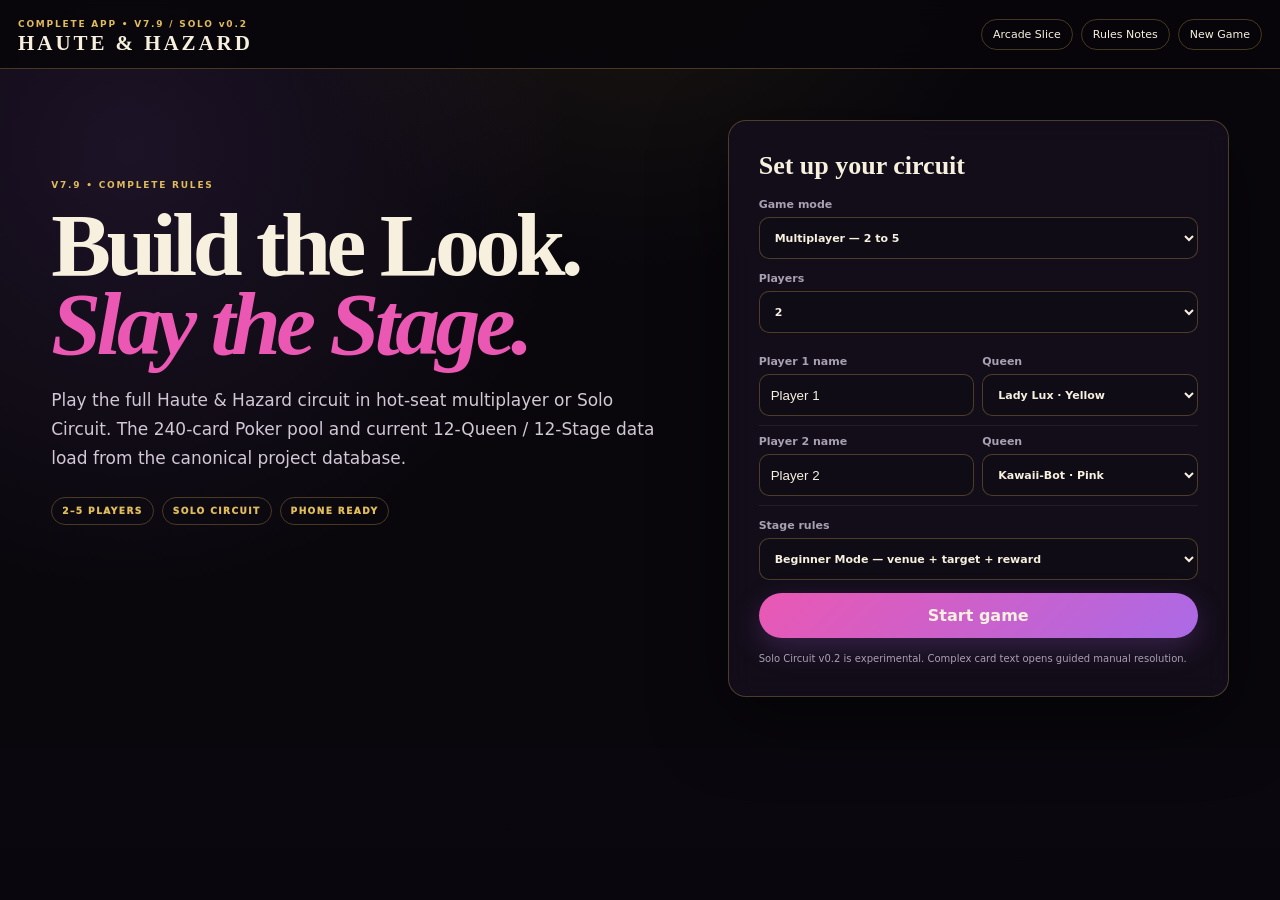
<file: digital-complete/index.html>
<!doctype html>
<html lang="en">
<head>
  <meta charset="utf-8">
  <meta name="viewport" content="width=device-width,initial-scale=1,viewport-fit=cover">
  <meta name="theme-color" content="#0d0911">
  <meta name="description" content="Play the full Haute & Hazard v7.9 circuit in hot-seat multiplayer or Solo Circuit.">
  <link rel="manifest" href="./manifest.webmanifest">
  <link rel="icon" href="./icon.svg" type="image/svg+xml">
  <title>Haute & Hazard — Complete Rules</title>
  <link rel="stylesheet" href="./styles.css?v=3">
</head>
<body>
  <header class="topbar">
    <div>
      <span class="kicker">COMPLETE APP • V7.9 / SOLO v0.2</span>
      <h1>HAUTE &amp; HAZARD</h1>
    </div>
    <nav>
      <a href="../digital-playtest/">Arcade Slice</a>
      <a href="./RULES_COMPATIBILITY.md">Rules Notes</a>
      <button id="newGameBtn" type="button">New Game</button>
    </nav>
  </header>

  <main id="app"></main>

  <dialog id="choiceDialog">
    <form method="dialog" class="dialog-card">
      <p id="choiceKicker" class="kicker">CHOICE</p>
      <h2 id="choiceTitle">Choose</h2>
      <p id="choiceText"></p>
      <div id="choiceOptions" class="choice-options"></div>
      <button id="choiceCancel" value="cancel" class="subtle hidden">Cancel</button>
    </form>
  </dialog>

  <dialog id="passDialog">
    <form method="dialog" class="dialog-card privacy-card">
      <p class="kicker">HOT-SEAT PRIVACY</p>
      <h2 id="passTitle">Pass the device</h2>
      <p id="passText"></p>
      <button value="ready" class="primary">I'm ready</button>
    </form>
  </dialog>

  <dialog id="manualDialog">
    <form method="dialog" class="dialog-card">
      <p class="kicker">GUIDED MANUAL RESOLUTION</p>
      <h2 id="manualTitle">Resolve this effect</h2>
      <blockquote id="manualRule"></blockquote>
      <p id="manualHelp"></p>
      <div class="manual-adjust">
        <label>Tips <input id="manualTips" type="number" value="0"></label>
        <label>Appeal <input id="manualAppeal" type="number" value="0"></label>
        <label>Gross SP <input id="manualSP" type="number" value="0"></label>
      </div>
      <button id="manualDone" value="done" class="primary">Resolved</button>
    </form>
  </dialog>

  <div id="toast" class="toast" aria-live="polite"></div>

  <script src="../digital-playtest/data.js"></script>
  <script src="./rules.js?v=3"></script>
  <script src="./app.js?v=3"></script>
</body>
</html>
</file>
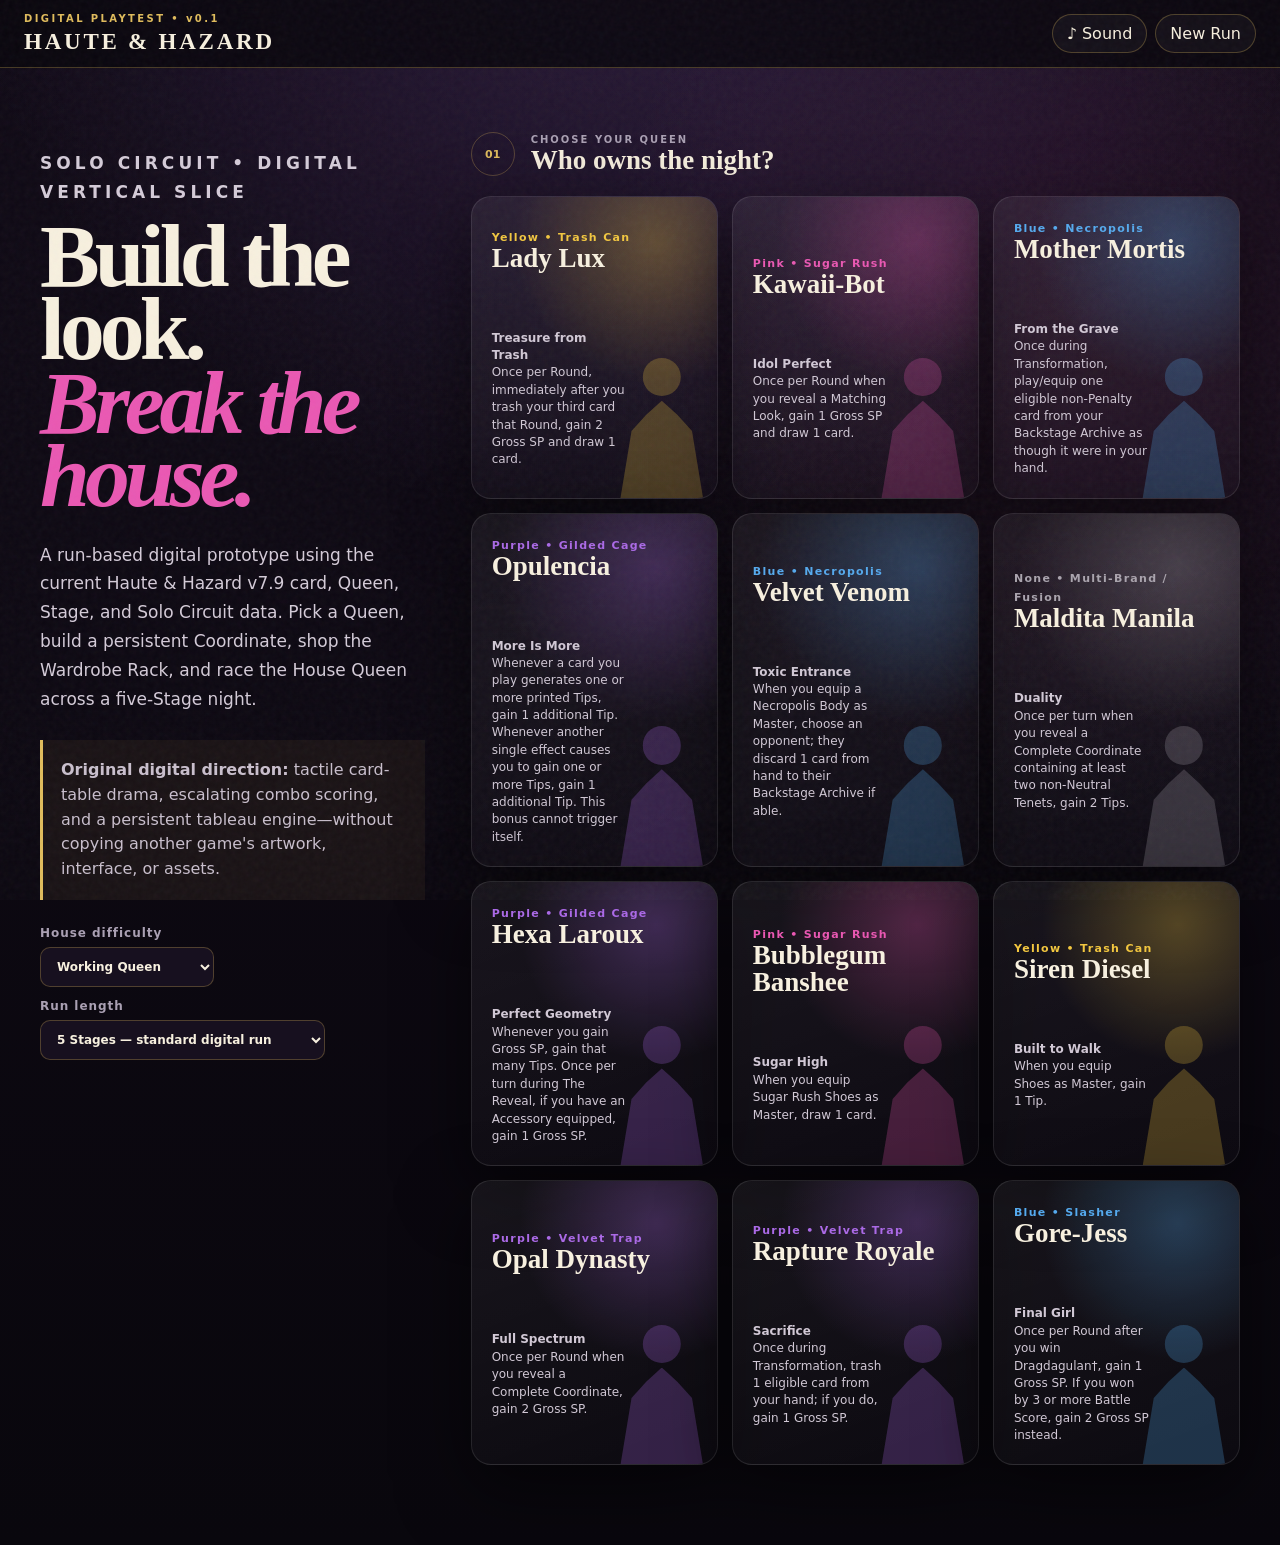
<file: digital-playtest/index.html>
<!doctype html>
<html lang="en">
<head>
  <meta charset="utf-8" />
  <meta name="viewport" content="width=device-width,initial-scale=1,viewport-fit=cover" />
  <meta name="theme-color" content="#110b18" />
  <title>Haute & Hazard — Digital Playtest</title>
  <link rel="stylesheet" href="./styles.css" />
</head>
<body>
  <div class="grain" aria-hidden="true"></div>

  <header class="topbar">
    <div class="brand">
      <span class="brand-kicker">DIGITAL PLAYTEST • v0.1</span>
      <strong>HAUTE &amp; HAZARD</strong>
    </div>
    <div class="top-actions">
      <button id="soundBtn" class="ghost-btn" type="button" aria-pressed="true">♪ Sound</button>
      <button id="newRunBtn" class="ghost-btn" type="button">New Run</button>
    </div>
  </header>

  <main id="app" class="app-shell" aria-live="polite"></main>

  <template id="setupTemplate">
    <section class="setup-screen">
      <div class="hero-copy">
        <p class="eyebrow">SOLO CIRCUIT • DIGITAL VERTICAL SLICE</p>
        <h1>Build the look.<br><em>Break the house.</em></h1>
        <p>
          A run-based digital prototype using the current Haute &amp; Hazard v7.9 card,
          Queen, Stage, and Solo Circuit data. Pick a Queen, build a persistent Coordinate,
          shop the Wardrobe Rack, and race the House Queen across a five-Stage night.
        </p>
        <div class="influence-note">
          <strong>Original digital direction:</strong> tactile card-table drama, escalating
          combo scoring, and a persistent tableau engine—without copying another game's
          artwork, interface, or assets.
        </div>
        <div class="setup-controls">
          <label>
            House difficulty
            <select id="difficultySelect">
              <option value="local">Local Girl</option>
              <option value="working" selected>Working Queen</option>
              <option value="headliner">Headliner</option>
              <option value="legend">Legend</option>
            </select>
          </label>
          <label>
            Run length
            <select id="runLengthSelect">
              <option value="3">3 Stages — quick test</option>
              <option value="5" selected>5 Stages — standard digital run</option>
              <option value="12">12 Stages — full circuit</option>
            </select>
          </label>
        </div>
      </div>
      <div class="queen-picker-wrap">
        <div class="section-heading">
          <span>01</span>
          <div>
            <p>CHOOSE YOUR QUEEN</p>
            <h2>Who owns the night?</h2>
          </div>
        </div>
        <div id="queenPicker" class="queen-picker"></div>
      </div>
    </section>
  </template>

  <template id="gameTemplate">
    <section class="game-grid">
      <aside class="run-rail panel">
        <div id="queenIdentity"></div>
        <div class="score-stack">
          <div class="score-tile player-score"><span>YOUR GROSS SP</span><strong id="playerSP">0</strong></div>
          <div class="score-tile house-score"><span>HOUSE GROSS SP</span><strong id="houseSP">0</strong></div>
        </div>
        <div class="resource-row">
          <div><span>TIPS</span><strong id="tips">0</strong></div>
          <div><span>APPEAL</span><strong id="appeal">0</strong></div>
          <div><span>ROUND</span><strong id="round">1/4</strong></div>
        </div>
        <div id="phaseTrack" class="phase-track"></div>
        <div class="run-progress">
          <span>HAUTE CIRCUIT</span>
          <div id="stagePips" class="stage-pips"></div>
        </div>
        <div class="rail-note">
          <strong>Digital prototype rule:</strong>
          core Tips, Shopping, persistent Masters, Matching/Perfect Illusion,
          Stage race, and Solo Automa are automated. Complex individual card text
          remains visible but some effects are not automated yet.
        </div>
      </aside>

      <section class="table-zone">
        <div class="spotlight" aria-hidden="true"></div>

        <div class="opponent-row">
          <div id="stageCard" class="stage-card-shell"></div>
          <div id="automaCard" class="automa-shell"></div>
        </div>

        <div class="score-theater">
          <div id="scoreFormula" class="score-formula">
            <span class="formula-label">REVEAL</span>
            <strong id="baseAppeal">—</strong>
            <span>×</span>
            <strong id="multiplier">—</strong>
            <span>=</span>
            <strong id="finalAppeal">—</strong>
          </div>
          <div id="announce" class="announce" aria-hidden="true"></div>
        </div>

        <section class="table-section look-section">
          <div class="section-heading compact">
            <span>LOOK</span>
            <div>
              <p>PERSISTENT ENGINE</p>
              <h2>Your Coordinate</h2>
            </div>
          </div>
          <div id="masterSlots" class="master-slots"></div>
        </section>

        <section class="table-section rack-section">
          <div class="section-heading compact">
            <span>SHOP</span>
            <div>
              <p>SHARED MARKET</p>
              <h2>Wardrobe Rack</h2>
            </div>
          </div>
          <div id="rack" class="card-row rack"></div>
        </section>

        <section class="table-section hand-section">
          <div class="section-heading compact">
            <span>HAND</span>
            <div>
              <p>TRANSFORMATION</p>
              <h2>Play for Tips. Equip for power.</h2>
            </div>
          </div>
          <div id="hand" class="card-row hand"></div>
        </section>

        <div id="phaseControls" class="phase-controls"></div>
      </section>

      <aside class="log-rail panel">
        <div class="section-heading compact">
          <span>LOG</span>
          <div>
            <p>BACKSTAGE FEED</p>
            <h2>Tonight's receipts</h2>
          </div>
        </div>
        <div id="gameLog" class="game-log"></div>
        <button id="saveBtn" class="ghost-btn wide" type="button">Save Run</button>
        <button id="resetSaveBtn" class="text-btn" type="button">Clear saved run</button>
      </aside>
    </section>
  </template>

  <div id="endModal" class="modal hidden" role="dialog" aria-modal="true" aria-labelledby="endTitle">
    <div class="modal-card">
      <p class="eyebrow">CURTAIN CALL</p>
      <h2 id="endTitle">The night is over.</h2>
      <div id="endSummary"></div>
      <button id="playAgainBtn" class="primary-btn" type="button">Start another run</button>
    </div>
  </div>

  <script src="./data.js"></script>
  <script src="./app.js"></script>
</body>
</html>
</file>
<file: digital-complete/styles.css>
@import url("../digital-playtest/styles.css");

:root{
  --board:#0d0911;
  --panel2:#17111d;
  --soft:#271d2d;
}
body{background:
  radial-gradient(circle at 50% -15%,rgba(224,188,92,.09),transparent 36%),
  radial-gradient(circle at 10% 20%,rgba(171,106,230,.12),transparent 34%),
  #09070c}
.topbar{position:sticky;top:0;z-index:50;display:flex;align-items:center;justify-content:space-between;padding:12px 18px;background:rgba(8,6,11,.9);border-bottom:1px solid var(--line);backdrop-filter:blur(16px)}
.topbar h1{font:700 21px/1 Georgia,serif;letter-spacing:.14em;margin:2px 0}
.kicker{font-size:9px;font-weight:900;letter-spacing:.2em;color:var(--gold)}
.topbar nav{display:flex;gap:8px;align-items:center}.topbar a,.topbar button{border:1px solid var(--line);background:transparent;color:var(--ink);border-radius:999px;padding:8px 11px;text-decoration:none;font-size:11px}
.setup{max-width:1300px;margin:auto;padding:44px 24px 80px}
.setup h2{font:700 clamp(46px,7vw,92px)/.9 Georgia,serif;margin:10px 0 22px;max-width:950px}
.setup h2 em{color:var(--pink)}
.setup-grid{display:grid;grid-template-columns:.85fr 1.3fr;gap:24px}
.setup-panel{padding:22px;border:1px solid var(--line);border-radius:20px;background:var(--panel);box-shadow:var(--shadow)}
.setup-panel label{display:grid;gap:6px;margin:12px 0;color:var(--muted);font-size:11px;font-weight:800}
.setup-panel select,.setup-panel input{width:100%;background:#100c15;border:1px solid var(--line);color:var(--ink);border-radius:10px;padding:11px}
.player-config{display:grid;grid-template-columns:90px 1fr 1fr;gap:8px;align-items:end;padding:9px 0;border-bottom:1px solid rgba(255,255,255,.06)}
.player-config b{padding-bottom:11px}
.start-row{display:flex;gap:10px;margin-top:18px}.primary,.subtle{border:0;border-radius:999px;padding:11px 17px;font-weight:900}.primary{background:linear-gradient(135deg,var(--pink),var(--purple));color:white}.subtle{background:#28202e;color:var(--ink)}
.hidden{display:none!important}
.game{display:grid;grid-template-columns:260px minmax(680px,1fr) 280px;gap:12px;padding:12px}
.side{position:sticky;top:72px;align-self:start;max-height:calc(100vh - 85px);overflow:auto;padding:15px;border:1px solid var(--line);border-radius:18px;background:var(--panel)}
.board{min-height:1000px;padding:14px;border:1px solid var(--line);border-radius:22px;background:linear-gradient(rgba(11,8,14,.35),rgba(11,8,14,.75)),radial-gradient(circle at 50% 20%,#431a3d,#1a1020 45%,#0c0910 86%);box-shadow:inset 0 0 100px #0008}
.player-strip{display:flex;gap:8px;overflow:auto;margin-bottom:10px}.player-chip{min-width:150px;padding:9px;border:1px solid var(--line);border-radius:11px;background:#100c15}.player-chip.active{border-color:var(--pink);box-shadow:0 0 18px #ea58b330}.player-chip small{color:var(--muted);display:block}.player-chip b{font-family:Georgia,serif}.player-chip .numbers{font-size:10px;margin-top:4px}
.stage-full{padding:15px;border:1px solid var(--line);border-radius:17px;background:#100c15}.stage-full header{display:flex;justify-content:space-between;gap:12px}.stage-full h2{font:700 30px/1 Georgia,serif;margin:3px 0}.stage-fields{display:grid;grid-template-columns:repeat(2,1fr);gap:7px;margin-top:12px}.field{padding:8px;border-radius:9px;background:rgba(255,255,255,.04);font-size:10px;line-height:1.35}.field strong{display:block;color:var(--gold);font-size:8px;letter-spacing:.12em;margin-bottom:3px}
.zones{display:grid;gap:12px;margin-top:12px}.zone{padding:12px;border:1px solid rgba(255,255,255,.08);border-radius:15px;background:rgba(0,0,0,.18)}.zone-head{display:flex;justify-content:space-between;align-items:center;margin-bottom:8px}.zone-head h3{font:700 18px Georgia,serif;margin:0}.zone-head span{font-size:9px;color:var(--muted)}
.coord{display:grid;grid-template-columns:repeat(5,1fr);gap:6px}.coord-slot{min-height:150px;border:1px dashed #ffffff22;border-radius:12px;padding:4px;position:relative}.coord-slot>small{position:absolute;top:4px;left:6px;z-index:2;font-size:8px;color:var(--muted)}
.deep-storage,.hand,.market,.thrift{display:grid;grid-template-columns:repeat(5,minmax(0,1fr));gap:6px}.thrift{grid-template-columns:repeat(4,minmax(0,1fr))}
.mini-card{--accent:#aaa;position:relative;min-height:180px;padding:8px;border-radius:12px;border:1px solid color-mix(in srgb,var(--accent) 40%,#4a4050);background:radial-gradient(circle at 80% 12%,color-mix(in srgb,var(--accent) 18%,transparent),transparent 35%),linear-gradient(155deg,#18121c,#0d0a11);overflow:hidden}
.mini-card h4{font:700 14px/1 Georgia,serif;margin:3px 34px 5px 0}.mini-card .meta{font-size:7px;color:var(--accent);font-weight:900;letter-spacing:.07em}.mini-card .num{position:absolute;right:6px;top:6px;width:31px;height:31px;display:grid;place-items:center;border-radius:50%;background:var(--accent);color:#0d0910;font-size:11px;font-weight:950}.mini-card .text{font-size:8px;line-height:1.25;color:#cabfce;max-height:64px;overflow:auto;margin-top:6px}.mini-card .stats{display:flex;gap:3px;flex-wrap:wrap;margin-top:6px}.mini-card .stats i{font-style:normal;font-size:7px;background:#ffffff0d;padding:3px;border-radius:5px}.mini-card .actions{display:flex;gap:4px;flex-wrap:wrap;margin-top:7px}.mini-card button{flex:1;border:0;border-radius:7px;padding:6px 4px;background:#2a2130;color:var(--ink);font-size:8px;font-weight:900}.mini-card button.hot{background:var(--accent);color:#0d0910}.coord-slot .mini-card{min-height:140px;padding-top:20px}.coord-slot .mini-card .text{display:none}
.phase-bar{position:sticky;bottom:10px;z-index:20;display:flex;gap:6px;align-items:center;justify-content:center;margin:12px auto 0;padding:9px;width:max-content;max-width:100%;border:1px solid var(--line);border-radius:999px;background:#0b0810e8;backdrop-filter:blur(15px)}.phase-bar button{border:0;border-radius:999px;padding:9px 13px;background:#29202e;color:var(--ink);font-size:10px;font-weight:900}.phase-bar button.main{background:linear-gradient(135deg,var(--pink),var(--purple))}.phase-bar button.gold{background:linear-gradient(135deg,#e0bc5c,#a97628);color:#120c08}
.stat-grid{display:grid;grid-template-columns:repeat(3,1fr);gap:5px}.stat-grid div{padding:8px;text-align:center;background:#100c15;border-radius:9px}.stat-grid span{display:block;font-size:7px;color:var(--muted);letter-spacing:.1em}.stat-grid b{font-size:21px}
.rule-badges{display:flex;gap:5px;flex-wrap:wrap;margin:8px 0}.badge{padding:5px 7px;border-radius:999px;background:#ffffff0d;border:1px solid var(--line);font-size:8px}.badge.hot{color:var(--pink)}
.log{display:flex;flex-direction:column-reverse;gap:6px}.log div{font-size:9px;line-height:1.4;padding:7px;border-left:2px solid #554a5a;background:#ffffff08}.log .good{border-color:var(--ok)}.log .bad{border-color:var(--danger)}.log .gold{border-color:var(--gold)}
.inspector{font-size:10px;line-height:1.45}.inspector h3{font:700 18px Georgia,serif}.inspector code{font-size:9px;color:var(--gold)}
dialog{border:1px solid var(--line);border-radius:20px;padding:0;background:#15101b;color:var(--ink);box-shadow:var(--shadow);max-width:min(720px,92vw)}dialog::backdrop{background:#030205cf;backdrop-filter:blur(9px)}.dialog-card{padding:25px;min-width:min(620px,86vw)}.dialog-card h2{font:700 34px/1 Georgia,serif;margin:7px 0 12px}.choice-options{display:grid;grid-template-columns:repeat(2,minmax(0,1fr));gap:7px;margin:15px 0}.choice-options button{padding:10px;text-align:left;border:1px solid var(--line);border-radius:10px;background:#211927;color:var(--ink)}.choice-options button:hover{border-color:var(--pink)}.manual-adjust{display:grid;grid-template-columns:repeat(3,1fr);gap:8px;margin:15px 0}.manual-adjust label{display:grid;gap:5px;font-size:9px;color:var(--muted)}.manual-adjust input{background:#0d0a10;border:1px solid var(--line);border-radius:8px;color:var(--ink);padding:9px}.dialog-card blockquote{border-left:3px solid var(--gold);padding:10px 12px;margin:14px 0;background:#e0bc5c0d;color:#ddd3df;font-size:12px;line-height:1.5}
.privacy-card{text-align:center}.privacy-card h2{font-size:44px}
.final-table{width:100%;border-collapse:collapse}.final-table td,.final-table th{padding:7px;border-bottom:1px solid #ffffff10;text-align:left;font-size:10px}.final-table th{color:var(--gold)}
@media(max-width:1180px){.game{grid-template-columns:220px 1fr}.game>.side:last-child{display:none}.setup-grid{grid-template-columns:1fr}.coord,.deep-storage,.hand,.market{display:flex;overflow:auto}.mini-card,.coord-slot{min-width:150px}}
@media(max-width:760px){.game{display:block}.side{position:relative;top:0;max-height:none;margin-bottom:8px}.topbar nav a{display:none}.player-config{grid-template-columns:60px 1fr}.player-config label:last-child{grid-column:2}.stage-fields{grid-template-columns:1fr}.thrift{display:flex;overflow:auto}.choice-options{grid-template-columns:1fr}}

/* Complete Rules app: responsive tabletop board and Android/PWA layout. */
.complete-setup{max-width:1320px;margin:0 auto;padding:clamp(18px,4vw,54px);display:grid;grid-template-columns:minmax(0,1.1fr) minmax(340px,.9fr);gap:clamp(20px,5vw,72px);align-items:start}
.setup-copy{padding:clamp(18px,4vw,54px) 0}.setup-copy h2{font:700 clamp(48px,7vw,94px)/.88 Georgia,serif;letter-spacing:-.05em;margin:16px 0 22px}.setup-copy h2 em{color:var(--pink)}.setup-copy>p:not(.kicker){max-width:650px;color:#d1c7d5;line-height:1.7;font-size:clamp(14px,1.5vw,17px)}
.pill-row{display:flex;gap:8px;flex-wrap:wrap;margin-top:24px}.pill-row span,.mode-label{font-size:9px;font-weight:950;letter-spacing:.16em;color:var(--gold);border:1px solid var(--line);padding:8px 10px;border-radius:99px}
.setup-form{padding:clamp(18px,3vw,30px);display:grid;gap:13px}.setup-form h3{margin:0 0 4px;font:700 26px Georgia,serif}.setup-form label{display:grid;gap:6px;color:var(--muted);font-size:11px;font-weight:800}.setup-form select,.setup-form input{width:100%;background:#100c15;border:1px solid var(--line);color:var(--ink);border-radius:10px;padding:11px;min-height:42px}.player-config{grid-template-columns:1fr 1fr;border:0;border-bottom:1px solid #ffffff12}.setup-foot{font-size:10px;line-height:1.5;color:var(--muted);margin:0}
.complete-game{display:grid;grid-template-columns:minmax(205px,250px) minmax(0,1fr);gap:12px;padding:12px;max-width:1900px;margin:0 auto}.complete-rail{position:sticky;top:68px;align-self:start;max-height:calc(100vh - 80px);overflow:auto;padding:14px}.complete-rail h2{font:700 25px Georgia,serif;margin:13px 0 3px}.complete-rail>p{font-size:11px;color:var(--muted)}.queen-ability{font-size:10px;line-height:1.45;color:#d8cfdb;padding:9px;border-left:2px solid var(--gold);background:#ffffff06}.score-stack{display:grid;gap:6px;margin:12px 0}.score-tile{padding:9px;border:1px solid var(--line);border-radius:10px;background:#100c15}.score-tile span,.score-tile small{display:block;font-size:8px;letter-spacing:.08em;color:var(--muted)}.score-tile strong{display:block;font:800 25px Georgia,serif;color:var(--pink)}.score-tile.house-score strong{color:var(--gold)}.score-tile.is-active{border-color:var(--pink);box-shadow:0 0 14px #ea58b31e}.phase-track{display:grid;gap:4px;margin:14px 0}.phase-pill{padding:7px;border-left:2px solid #ffffff20;color:#8e8492;text-transform:uppercase;font-size:8px;letter-spacing:.08em}.phase-pill.active{border-color:var(--pink);color:var(--ink);background:#ea58b312}
.complete-table{min-width:0;padding:12px;border:1px solid var(--line);border-radius:20px;background:linear-gradient(170deg,#1d1121,#0d0911 45%,#09070c);box-shadow:inset 0 0 80px #0008}.opponent-row{display:grid;grid-template-columns:minmax(0,1fr) minmax(220px,.55fr);gap:9px}.stage-title,.house-card{border:1px solid var(--line);border-radius:15px;background:#100c15;padding:14px}.stage-title h2{font:700 29px Georgia,serif;margin:6px 0}.stage-title p,.house-card p{font-size:10px;line-height:1.45;color:#d1c7d5;margin:7px 0}.house-card{background:linear-gradient(145deg,#21160e,#100c11)}.house-card small{color:var(--gold);font-size:8px;font-weight:900;letter-spacing:.1em}.house-card h3{font:700 20px Georgia,serif;margin:8px 0}.house-card h3 span{display:block;font:800 9px system-ui;color:var(--gold);margin-top:5px}.reveal-score{margin:9px 0;display:flex;gap:10px;align-items:center;justify-content:center;padding:10px}.reveal-score span{font-size:8px;color:var(--muted);letter-spacing:.14em;font-weight:900}.reveal-score strong{font:700 20px Georgia,serif;color:var(--gold)}.zone{margin-top:9px;padding:10px;border:1px solid #ffffff12;border-radius:14px;background:#07060a55}.zone h3{display:flex;justify-content:space-between;gap:8px;align-items:baseline;font:700 18px Georgia,serif;margin:0 0 8px}.zone h3 small{font:800 8px system-ui;letter-spacing:.08em;color:var(--muted)}
.master-row{display:grid;grid-template-columns:repeat(5,minmax(120px,1fr));gap:6px}.master-slot{position:relative;min-height:150px;border:1px dashed #ffffff2a;border-radius:11px;padding:5px}.master-slot>small{position:absolute;top:5px;left:7px;font-size:7px;letter-spacing:.1em;color:#95899a;z-index:2}.empty-slot{display:grid;place-items:center;height:138px;color:#625866;font-size:9px;font-weight:900;letter-spacing:.1em}
.complete-cards{display:grid;grid-template-columns:repeat(auto-fit,minmax(142px,1fr));gap:7px}.complete-card{--accent:#aaa;position:relative;min-width:0;min-height:180px;padding:9px;border-radius:12px;border:1px solid color-mix(in srgb,var(--accent) 42%,#514858);background:radial-gradient(circle at 85% 10%,color-mix(in srgb,var(--accent) 19%,transparent),transparent 45%),linear-gradient(160deg,#19131e,#0d0a10);box-shadow:0 8px 18px #0006;display:flex;flex-direction:column;gap:5px}.complete-card strong{font:700 15px/1.06 Georgia,serif;padding-right:34px}.card-value{position:absolute;right:7px;top:7px;padding:5px 6px;border-radius:7px;background:var(--accent);color:#0c0910;font-size:8px;font-weight:950}.card-meta{color:var(--accent);font-size:7px;font-weight:900;text-transform:uppercase;letter-spacing:.07em;padding-right:34px}.card-rules{font-size:8px;line-height:1.3;color:#c8bfce;min-height:44px;overflow:auto}.card-stats{display:flex;gap:4px;margin-top:auto}.card-stats span{font-size:7px;background:#ffffff0b;padding:3px 4px;border-radius:4px}.card-actions{display:flex;gap:4px;margin-top:4px}.card-actions button,.complete-controls button{border:0;border-radius:8px;padding:7px;background:#302536;color:var(--ink);font-size:8px;font-weight:900}.card-actions button.primary{background:var(--accent);color:#120d13}.card-actions button:disabled{opacity:.35}.rack-row,.thrift-row,.hand-row{grid-template-columns:repeat(auto-fit,minmax(140px,1fr))}.vacant-rack{display:grid;place-items:center;min-height:100px;border:1px dashed #ffffff1f;border-radius:10px;color:#6c6270;font-size:9px;text-align:center}.complete-controls{position:sticky;bottom:7px;z-index:10;display:flex;justify-content:center;align-items:center;gap:7px;flex-wrap:wrap;margin-top:10px;padding:10px;background:#09070dea;border:1px solid var(--line);border-radius:14px;backdrop-filter:blur(14px)}.complete-controls button{font-size:10px;padding:10px 14px}.complete-controls .primary-btn{background:linear-gradient(135deg,var(--pink),var(--purple));color:white}.complete-controls [data-duel]{border:1px solid var(--line)}.resource-pill{color:var(--gold);font-size:10px;font-weight:900}.game-log-list{padding-left:20px;display:grid;gap:5px}.game-log-list li{font-size:9px;line-height:1.4;color:#cfc5d2;padding:6px;border-left:2px solid #554a5a;background:#ffffff07}.game-log-list li.good{border-color:var(--ok)}.game-log-list li.house{border-color:var(--gold)}.game-log-list li.manual{border-color:var(--purple)}.empty-note{color:var(--muted);font-size:10px}.finished{max-width:760px;margin:10vh auto;padding:clamp(20px,5vw,44px);text-align:center}.finished h2{font:700 clamp(36px,6vw,62px) Georgia,serif}.final-score-list{display:grid;gap:7px;margin:20px 0}.final-row{display:flex;justify-content:space-between;gap:12px;padding:11px;border:1px solid var(--line);border-radius:10px;background:#100c15;text-align:left}.final-row b{font-size:10px}.final-row span{font-size:9px;color:var(--muted)}.wide{width:100%}.toast{position:fixed;bottom:20px;left:50%;transform:translateX(-50%);z-index:200;padding:10px 15px;border:1px solid var(--line);border-radius:99px;background:#17101f;color:var(--ink);font-size:11px;opacity:0;pointer-events:none;transition:opacity .2s}.toast.show{opacity:1}
@media(max-width:900px){.complete-setup{grid-template-columns:1fr}.complete-game{grid-template-columns:1fr}.complete-rail{position:relative;top:auto;max-height:none}.score-stack{grid-template-columns:repeat(auto-fit,minmax(110px,1fr))}.phase-track{grid-template-columns:repeat(5,1fr)}.opponent-row{grid-template-columns:1fr 1fr}}
@media(max-width:640px){.topbar{padding:9px 10px}.topbar h1{font-size:15px}.complete-game{padding:6px;gap:6px}.complete-table{padding:7px}.opponent-row{grid-template-columns:1fr}.stage-title h2{font-size:24px}.master-row{display:flex;overflow-x:auto;padding-bottom:5px}.master-slot{min-width:135px}.complete-cards{display:flex;overflow-x:auto;align-items:stretch;padding:3px 1px 8px}.complete-card{min-width:150px;max-width:175px}.complete-controls{bottom:4px}.final-row{display:grid}.dialog-card{min-width:min(320px,88vw);padding:17px}.manual-adjust{grid-template-columns:1fr}.complete-setup{padding:15px}.setup-copy h2{font-size:52px}.player-config{grid-template-columns:1fr}.topbar nav button{padding:7px 9px}}
</file>
<file: digital-playtest/styles.css>
:root{
  --bg:#0c0811;
  --panel:rgba(20,14,27,.86);
  --panel-2:#17101f;
  --ink:#f7f0df;
  --muted:#aaa0b3;
  --gold:#e0bc5c;
  --pink:#ea58b3;
  --blue:#55aaee;
  --purple:#ab6ae6;
  --yellow:#f2c740;
  --danger:#ff5c73;
  --ok:#66e0a3;
  --line:rgba(224,188,92,.28);
  --shadow:0 22px 70px rgba(0,0,0,.55);
  --radius:18px;
  font-family:Inter,ui-sans-serif,system-ui,-apple-system,BlinkMacSystemFont,"Segoe UI",sans-serif;
  color-scheme:dark;
}
*{box-sizing:border-box}
html,body{min-height:100%;margin:0;background:
  radial-gradient(circle at 50% -10%,rgba(171,106,230,.20),transparent 38%),
  radial-gradient(circle at 85% 20%,rgba(234,88,179,.09),transparent 30%),
  linear-gradient(180deg,#100a16 0%,#09070d 100%);
  color:var(--ink)
}
body{overflow-x:hidden}
button,select{font:inherit}
button{cursor:pointer}
.grain{position:fixed;inset:0;pointer-events:none;z-index:50;opacity:.07;background-image:url("data:image/svg+xml,%3Csvg viewBox='0 0 180 180' xmlns='http://www.w3.org/2000/svg'%3E%3Cfilter id='n'%3E%3CfeTurbulence type='fractalNoise' baseFrequency='.9' numOctaves='3' stitchTiles='stitch'/%3E%3C/filter%3E%3Crect width='100%25' height='100%25' filter='url(%23n)' opacity='.6'/%3E%3C/svg%3E")}
.topbar{position:sticky;top:0;z-index:40;display:flex;align-items:center;justify-content:space-between;padding:14px 24px;border-bottom:1px solid var(--line);background:rgba(9,7,13,.82);backdrop-filter:blur(18px)}
.brand{display:flex;flex-direction:column;line-height:1}
.brand strong{font-family:Georgia,serif;font-size:23px;letter-spacing:.12em}
.brand-kicker,.eyebrow{font-size:10px;letter-spacing:.24em;color:var(--gold);font-weight:800;margin-bottom:6px}
.top-actions{display:flex;gap:8px}
.ghost-btn,.primary-btn,.text-btn{border:1px solid var(--line);border-radius:999px;padding:9px 14px;background:rgba(255,255,255,.035);color:var(--ink);transition:.2s ease}
.ghost-btn:hover{border-color:var(--gold);transform:translateY(-1px)}
.primary-btn{background:linear-gradient(135deg,var(--pink),var(--purple));border:0;font-weight:900;padding:13px 20px;box-shadow:0 10px 30px rgba(171,106,230,.24)}
.primary-btn:disabled{opacity:.35;cursor:not-allowed;filter:grayscale(.8)}
.text-btn{border:0;background:none;color:var(--muted);padding:8px}
.wide{width:100%}
.app-shell{min-height:calc(100vh - 60px)}
.setup-screen{display:grid;grid-template-columns:minmax(280px,.8fr) minmax(520px,1.6fr);gap:46px;max-width:1500px;margin:0 auto;padding:64px 40px 80px}
.hero-copy{position:sticky;top:110px;align-self:start}
.hero-copy h1{font:700 clamp(54px,7vw,108px)/.82 Georgia,serif;letter-spacing:-.055em;margin:12px 0 28px}
.hero-copy h1 em{color:var(--pink);font-weight:700}
.hero-copy>p{max-width:620px;color:#d4cbd8;font-size:17px;line-height:1.7}
.influence-note{margin:26px 0;padding:18px;border-left:3px solid var(--gold);background:rgba(224,188,92,.06);color:#c9bfcd;line-height:1.55}
.setup-controls{display:flex;gap:12px;flex-wrap:wrap;margin-top:24px}
.setup-controls label{display:flex;flex-direction:column;gap:7px;color:var(--muted);font-size:12px;font-weight:800;letter-spacing:.08em}
select{background:#17101f;border:1px solid var(--line);color:var(--ink);padding:11px 36px 11px 12px;border-radius:10px}
.section-heading{display:flex;gap:16px;align-items:center;margin-bottom:20px}
.section-heading>span{display:grid;place-items:center;width:44px;height:44px;border:1px solid var(--line);border-radius:50%;color:var(--gold);font-weight:900;font-size:11px}
.section-heading p{margin:0;color:var(--muted);font-size:10px;letter-spacing:.2em;font-weight:900}
.section-heading h2{margin:2px 0 0;font:700 27px/1 Georgia,serif}
.section-heading.compact{margin-bottom:12px}
.section-heading.compact>span{width:36px;height:36px;font-size:9px}
.section-heading.compact h2{font-size:21px}
.queen-picker{display:grid;grid-template-columns:repeat(3,minmax(0,1fr));gap:14px}
.queen-choice{position:relative;min-height:220px;padding:20px;border:1px solid rgba(255,255,255,.1);border-radius:20px;background:linear-gradient(160deg,rgba(255,255,255,.06),rgba(255,255,255,.015));overflow:hidden;text-align:left;color:var(--ink);box-shadow:var(--shadow);transition:.24s ease}
.queen-choice:hover{transform:translateY(-5px) rotateX(2deg);border-color:var(--queen-accent);box-shadow:0 26px 65px rgba(0,0,0,.6),0 0 0 1px color-mix(in srgb,var(--queen-accent) 45%,transparent)}
.queen-choice::before{content:"";position:absolute;inset:0;background:radial-gradient(circle at 75% 15%,color-mix(in srgb,var(--queen-accent) 28%,transparent),transparent 45%);pointer-events:none}
.queen-choice .silhouette{position:absolute;right:-5px;bottom:-12px;width:120px;height:165px;opacity:.25}
.queen-choice strong{position:relative;display:block;font:700 27px/1 Georgia,serif;margin-bottom:8px}
.queen-choice .tenet{position:relative;font-size:11px;font-weight:900;color:var(--queen-accent);letter-spacing:.12em}
.queen-choice .ability{position:relative;display:block;margin-top:58px;padding-right:70px;color:#d1c8d5;font-size:12px;line-height:1.45}
.game-grid{display:grid;grid-template-columns:220px minmax(720px,1fr) 260px;gap:14px;padding:14px;min-height:calc(100vh - 60px)}
.panel{border:1px solid var(--line);border-radius:var(--radius);background:var(--panel);box-shadow:var(--shadow);backdrop-filter:blur(14px)}
.run-rail,.log-rail{padding:18px;align-self:start;position:sticky;top:76px;max-height:calc(100vh - 90px);overflow:auto}
.queen-id-card{padding:14px;border-radius:14px;background:linear-gradient(150deg,color-mix(in srgb,var(--queen-accent) 18%,#17101f),#120d18);border:1px solid color-mix(in srgb,var(--queen-accent) 42%,transparent)}
.queen-id-card small{display:block;color:var(--queen-accent);font-weight:900;letter-spacing:.12em}
.queen-id-card strong{display:block;font:700 25px/1 Georgia,serif;margin:7px 0}
.queen-id-card p{font-size:11px;line-height:1.45;color:#d1c7d3;margin:8px 0 0}
.score-stack{display:grid;grid-template-columns:1fr 1fr;gap:8px;margin:12px 0}
.score-tile{padding:12px;border:1px solid var(--line);border-radius:12px;background:#100b15}
.score-tile span,.resource-row span{display:block;color:var(--muted);font-size:9px;letter-spacing:.1em;font-weight:900}
.score-tile strong{font:800 35px/1 Georgia,serif}
.player-score strong{color:var(--pink)} .house-score strong{color:var(--gold)}
.resource-row{display:grid;grid-template-columns:repeat(3,1fr);gap:6px;margin-bottom:14px}
.resource-row>div{padding:10px 6px;text-align:center;border-radius:10px;background:rgba(255,255,255,.035)}
.resource-row strong{display:block;font-size:21px;margin-top:3px}
.phase-track{display:flex;flex-direction:column;gap:5px}
.phase-pill{padding:7px 9px;border-left:2px solid rgba(255,255,255,.12);font-size:10px;color:#77707e;text-transform:uppercase;letter-spacing:.08em}
.phase-pill.active{color:var(--ink);border-color:var(--pink);background:rgba(234,88,179,.08)}
.phase-pill.done{color:#9b91a0;border-color:var(--gold)}
.run-progress{margin:16px 0;padding-top:14px;border-top:1px solid var(--line)}
.run-progress>span{font-size:9px;color:var(--muted);font-weight:900;letter-spacing:.15em}
.stage-pips{display:flex;gap:5px;margin-top:8px;flex-wrap:wrap}
.stage-pips i{width:14px;height:8px;border-radius:99px;background:#2e2833;border:1px solid #4b4250}
.stage-pips i.done{background:var(--gold)} .stage-pips i.current{background:var(--pink);box-shadow:0 0 12px rgba(234,88,179,.6)}
.rail-note{font-size:10px;line-height:1.5;color:#9f95a4;padding-top:14px;border-top:1px solid var(--line)}
.table-zone{position:relative;min-height:900px;padding:18px;border:1px solid var(--line);border-radius:24px;overflow:hidden;background:
  linear-gradient(rgba(14,8,18,.36),rgba(14,8,18,.74)),
  radial-gradient(ellipse at center,#3c173d 0%,#201122 42%,#0f0a13 82%);
  box-shadow:inset 0 0 120px rgba(0,0,0,.7),var(--shadow)
}
.table-zone::after{content:"";position:absolute;inset:0;pointer-events:none;background:repeating-linear-gradient(90deg,transparent 0 80px,rgba(255,255,255,.015) 82px 83px)}
.spotlight{position:absolute;width:70%;height:420px;left:15%;top:-180px;background:radial-gradient(ellipse,rgba(255,239,201,.14),rgba(234,88,179,.05) 40%,transparent 72%);filter:blur(15px);pointer-events:none}
.opponent-row{position:relative;z-index:2;display:grid;grid-template-columns:minmax(420px,1.5fr) minmax(230px,.6fr);gap:14px;max-width:1000px;margin:0 auto}
.stage-card,.automa-card{position:relative;min-height:210px;border-radius:18px;border:1px solid rgba(255,255,255,.12);overflow:hidden;background:#110c16;box-shadow:0 18px 55px rgba(0,0,0,.45)}
.stage-card{display:grid;grid-template-columns:150px 1fr}
.stage-art{display:grid;place-items:center;background:
  radial-gradient(circle at 50% 25%,color-mix(in srgb,var(--stage-accent) 38%,transparent),transparent 45%),
  linear-gradient(135deg,#211428,#0d0a11)}
.stage-art .big-silhouette{width:105px;height:145px;opacity:.55}
.stage-copy{padding:16px 18px}
.stage-copy small{color:var(--stage-accent);font-weight:900;letter-spacing:.15em}
.stage-copy h2{font:700 30px/1 Georgia,serif;margin:4px 0}
.stage-copy .subtitle{color:var(--muted);font-size:12px}
.stage-meta{display:flex;gap:12px;flex-wrap:wrap;margin:12px 0}
.stage-meta b{font-size:10px;padding:6px 8px;border:1px solid var(--line);border-radius:999px}
.stage-copy p{margin:7px 0;font-size:11px;line-height:1.35;color:#d9d0dc}
.stage-rounds{display:flex;gap:5px;margin-top:9px}.stage-rounds i{width:22px;height:5px;border-radius:9px;background:#322936}.stage-rounds i.on{background:var(--stage-accent)}
.automa-card{padding:16px;background:linear-gradient(145deg,#21160e,#100c11)}
.automa-card .family{color:var(--gold);font-size:9px;font-weight:900;letter-spacing:.18em}
.automa-card h3{font:700 25px/1 Georgia,serif;margin:7px 0 12px}
.automa-stats{display:flex;gap:9px}.automa-stats b{padding:8px 10px;border-radius:10px;background:rgba(224,188,92,.1);color:var(--gold)}
.automa-card p{font-size:11px;line-height:1.45;color:#cfc4cb}
.score-theater{position:relative;z-index:3;display:flex;justify-content:center;margin:12px auto 4px}
.score-formula{display:flex;align-items:center;gap:10px;padding:10px 16px;border-radius:999px;border:1px solid var(--line);background:rgba(9,7,13,.72);backdrop-filter:blur(10px);font-family:Georgia,serif}
.score-formula strong{font-size:25px;color:var(--gold)}
.formula-label{font:900 9px/1 Inter,sans-serif;letter-spacing:.18em;color:var(--muted)}
.announce{position:fixed;left:50%;top:38%;z-index:80;transform:translate(-50%,-50%) scale(.6);opacity:0;pointer-events:none;font:900 clamp(44px,8vw,110px)/.85 Georgia,serif;text-align:center;text-shadow:0 10px 40px #000}
.announce.show{animation:announce .95s ease both}
@keyframes announce{0%{opacity:0;transform:translate(-50%,-50%) scale(.45) rotate(-4deg)}35%{opacity:1;transform:translate(-50%,-50%) scale(1.1) rotate(1deg)}75%{opacity:1}100%{opacity:0;transform:translate(-50%,-60%) scale(1)}}
.table-section{position:relative;z-index:2;max-width:1120px;margin:14px auto}
.master-slots{display:grid;grid-template-columns:repeat(5,1fr);gap:8px}
.slot{min-height:175px;border:1px dashed rgba(255,255,255,.18);border-radius:15px;background:rgba(0,0,0,.18);padding:6px;position:relative}
.slot-label{position:absolute;top:7px;left:9px;z-index:3;font-size:9px;font-weight:900;color:#8f8494;letter-spacing:.14em}
.slot.empty::after{content:"EMPTY";position:absolute;inset:0;display:grid;place-items:center;color:#4d4551;font-size:11px;font-weight:900;letter-spacing:.18em}
.card-row{display:grid;grid-template-columns:repeat(5,minmax(0,1fr));gap:8px}
.game-card{--accent:#aaa;position:relative;min-height:210px;padding:10px;border-radius:14px;border:1px solid color-mix(in srgb,var(--accent) 35%,#4a4350);background:
  radial-gradient(circle at 78% 16%,color-mix(in srgb,var(--accent) 18%,transparent),transparent 32%),
  linear-gradient(160deg,#17121b,#0c0910);
  box-shadow:0 10px 24px rgba(0,0,0,.36);transition:.18s ease;overflow:hidden}
.game-card:hover{transform:translateY(-8px) rotateX(3deg);z-index:6;border-color:var(--accent);box-shadow:0 18px 38px rgba(0,0,0,.52),0 0 18px color-mix(in srgb,var(--accent) 18%,transparent)}
.game-card.disabled{opacity:.28;filter:saturate(.4)}
.game-card .card-name{font:700 17px/1.02 Georgia,serif;margin:3px 42px 4px 0}
.game-card .meta{font-size:8px;font-weight:900;letter-spacing:.08em;color:var(--accent);text-transform:uppercase}
.cost-or-tip{position:absolute;right:8px;top:8px;width:37px;height:37px;border-radius:50%;display:grid;place-items:center;background:var(--accent);color:#100c13;font-weight:950;box-shadow:0 0 0 2px rgba(224,188,92,.5)}
.mini-art{height:62px;margin:8px 0;border-radius:9px;border:1px solid color-mix(in srgb,var(--accent) 30%,transparent);background:rgba(0,0,0,.25);display:grid;place-items:center;overflow:hidden}
.mini-art .silhouette{height:57px;width:48px;opacity:.55}
.card-text{font-size:9px;line-height:1.25;color:#c8becb;min-height:46px}
.card-stats{display:flex;gap:5px;flex-wrap:wrap;margin-top:7px}.card-stats span{font-size:8px;padding:4px 5px;border-radius:6px;background:rgba(255,255,255,.06)}
.card-actions{display:flex;gap:5px;margin-top:8px}.card-actions button{flex:1;border:0;border-radius:8px;background:rgba(255,255,255,.09);color:var(--ink);font-size:9px;font-weight:900;padding:7px 4px}.card-actions button.primary{background:var(--accent);color:#100c13}
.slot .game-card{min-height:160px;height:100%;padding-top:26px}.slot .game-card .card-text{display:none}.slot .game-card .mini-art{height:52px}.slot .game-card .card-actions{display:none}
.rack .game-card{min-height:195px}.hand .game-card{min-height:218px}
.phase-controls{position:sticky;bottom:12px;z-index:10;display:flex;gap:8px;justify-content:center;margin:18px auto 0;padding:10px;width:max-content;max-width:95%;border:1px solid var(--line);border-radius:999px;background:rgba(9,7,13,.88);backdrop-filter:blur(14px);box-shadow:0 15px 45px rgba(0,0,0,.45)}
.phase-controls button{border:0;border-radius:999px;padding:11px 18px;font-size:11px;font-weight:950;letter-spacing:.06em;background:#2a2130;color:var(--ink)}
.phase-controls button.main{background:linear-gradient(135deg,var(--pink),var(--purple))}
.phase-controls button.gold{background:linear-gradient(135deg,#f2c740,#c18d2c);color:#17100b}
.phase-controls button:disabled{opacity:.3;cursor:not-allowed}
.game-log{display:flex;flex-direction:column-reverse;gap:8px;min-height:220px;max-height:58vh;overflow:auto;margin-bottom:16px}
.log-entry{padding:9px;border-left:2px solid #514657;background:rgba(255,255,255,.025);font-size:10px;line-height:1.45;color:#bdb2c1}
.log-entry strong{color:var(--ink)}
.log-entry.good{border-color:var(--ok)}.log-entry.bad{border-color:var(--danger)}.log-entry.gold{border-color:var(--gold)}
.silhouette,.big-silhouette{position:relative}
.silhouette::before,.big-silhouette::before{content:"";position:absolute;left:50%;top:8%;width:32%;aspect-ratio:1;border-radius:50%;transform:translateX(-50%);background:currentColor}
.silhouette::after,.big-silhouette::after{content:"";position:absolute;left:50%;bottom:0;width:72%;height:66%;transform:translateX(-50%);clip-path:polygon(50% 0,68% 13%,85% 28%,100% 100%,0 100%,15% 28%,32% 13%);background:currentColor}
.modal{position:fixed;inset:0;z-index:100;display:grid;place-items:center;padding:20px;background:rgba(5,3,8,.82);backdrop-filter:blur(18px)}
.modal.hidden{display:none}.modal-card{width:min(560px,100%);padding:34px;border:1px solid var(--line);border-radius:24px;background:#15101b;box-shadow:var(--shadow);text-align:center}.modal-card h2{font:700 48px/1 Georgia,serif}.end-score{display:flex;justify-content:center;gap:12px;margin:20px}.end-score div{padding:15px 22px;border-radius:14px;background:#0f0b13}.end-score strong{display:block;font-size:38px}
@media(max-width:1180px){.game-grid{grid-template-columns:190px minmax(620px,1fr)}.log-rail{display:none}.setup-screen{grid-template-columns:1fr}.hero-copy{position:relative;top:0}.queen-picker{grid-template-columns:repeat(3,1fr)}}
@media(max-width:820px){.topbar{padding:11px 12px}.brand strong{font-size:17px}.game-grid{display:block;padding:7px}.run-rail{position:relative;top:0;max-height:none;margin-bottom:8px}.table-zone{padding:10px;min-height:0}.opponent-row{grid-template-columns:1fr}.stage-card{grid-template-columns:100px 1fr}.master-slots,.card-row{display:flex;overflow-x:auto;padding-bottom:8px}.slot,.game-card{min-width:165px}.setup-screen{padding:30px 16px}.queen-picker{grid-template-columns:1fr 1fr}.hero-copy h1{font-size:60px}.phase-controls{overflow-x:auto;justify-content:flex-start;width:100%;border-radius:16px}.top-actions #newRunBtn{display:none}}
@media(max-width:520px){.queen-picker{grid-template-columns:1fr}.setup-controls{flex-direction:column}.setup-controls label{width:100%}.setup-controls select{width:100%}.hero-copy h1{font-size:50px}.stage-card{grid-template-columns:1fr}.stage-art{height:100px}.score-formula{gap:6px;padding:8px 10px}.score-formula strong{font-size:20px}}
</file>
